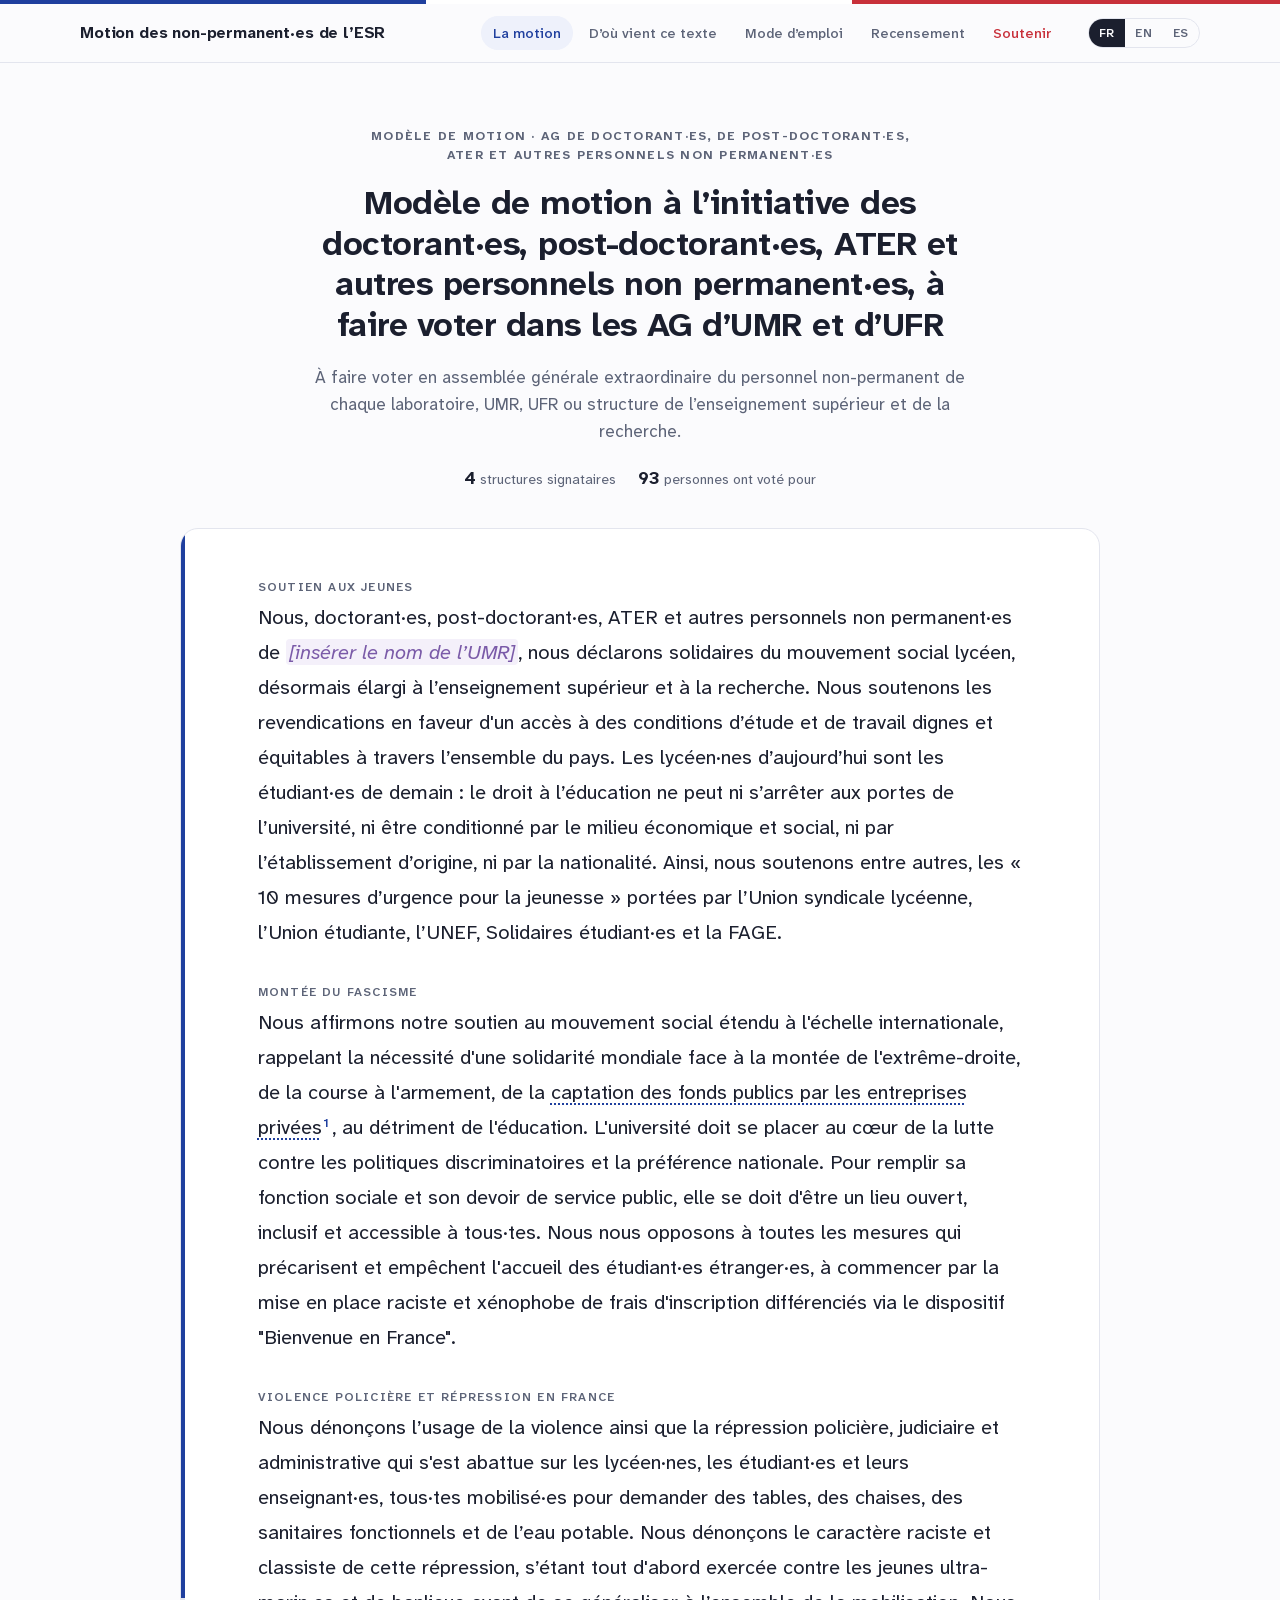
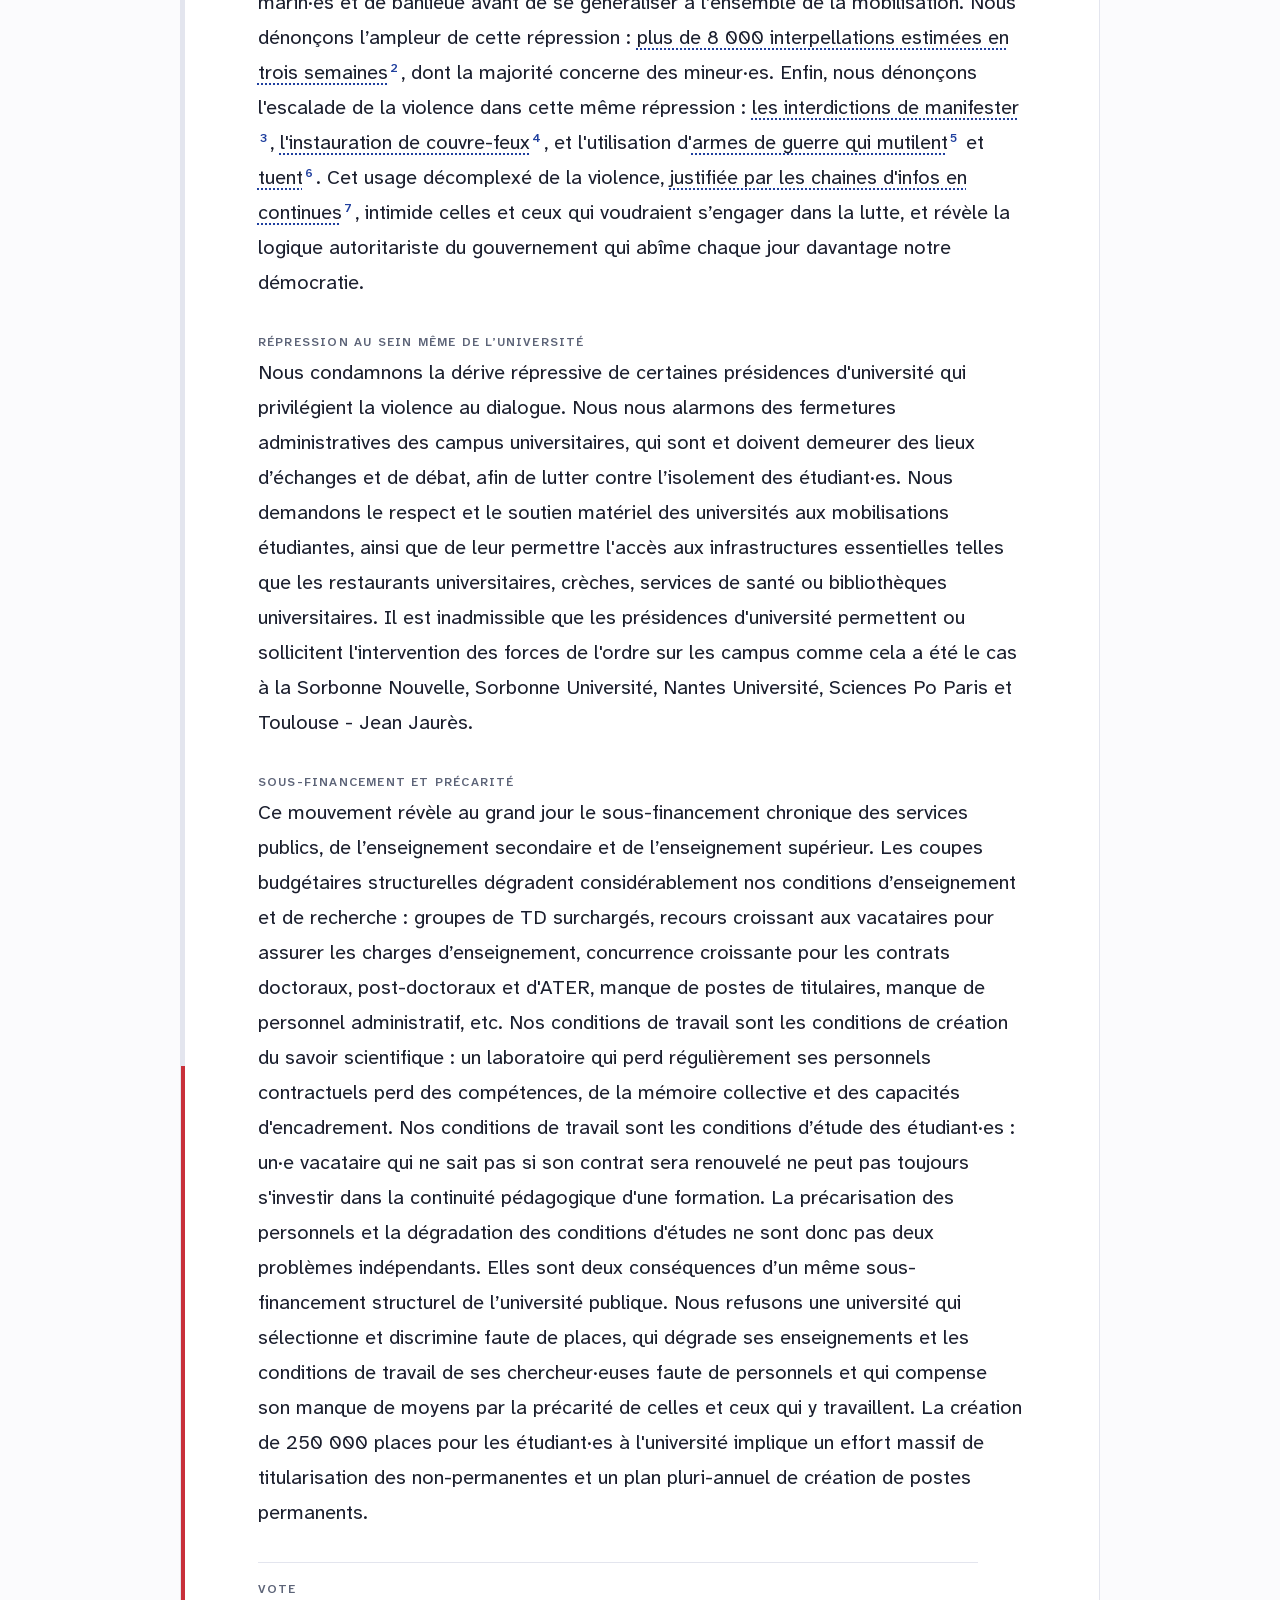
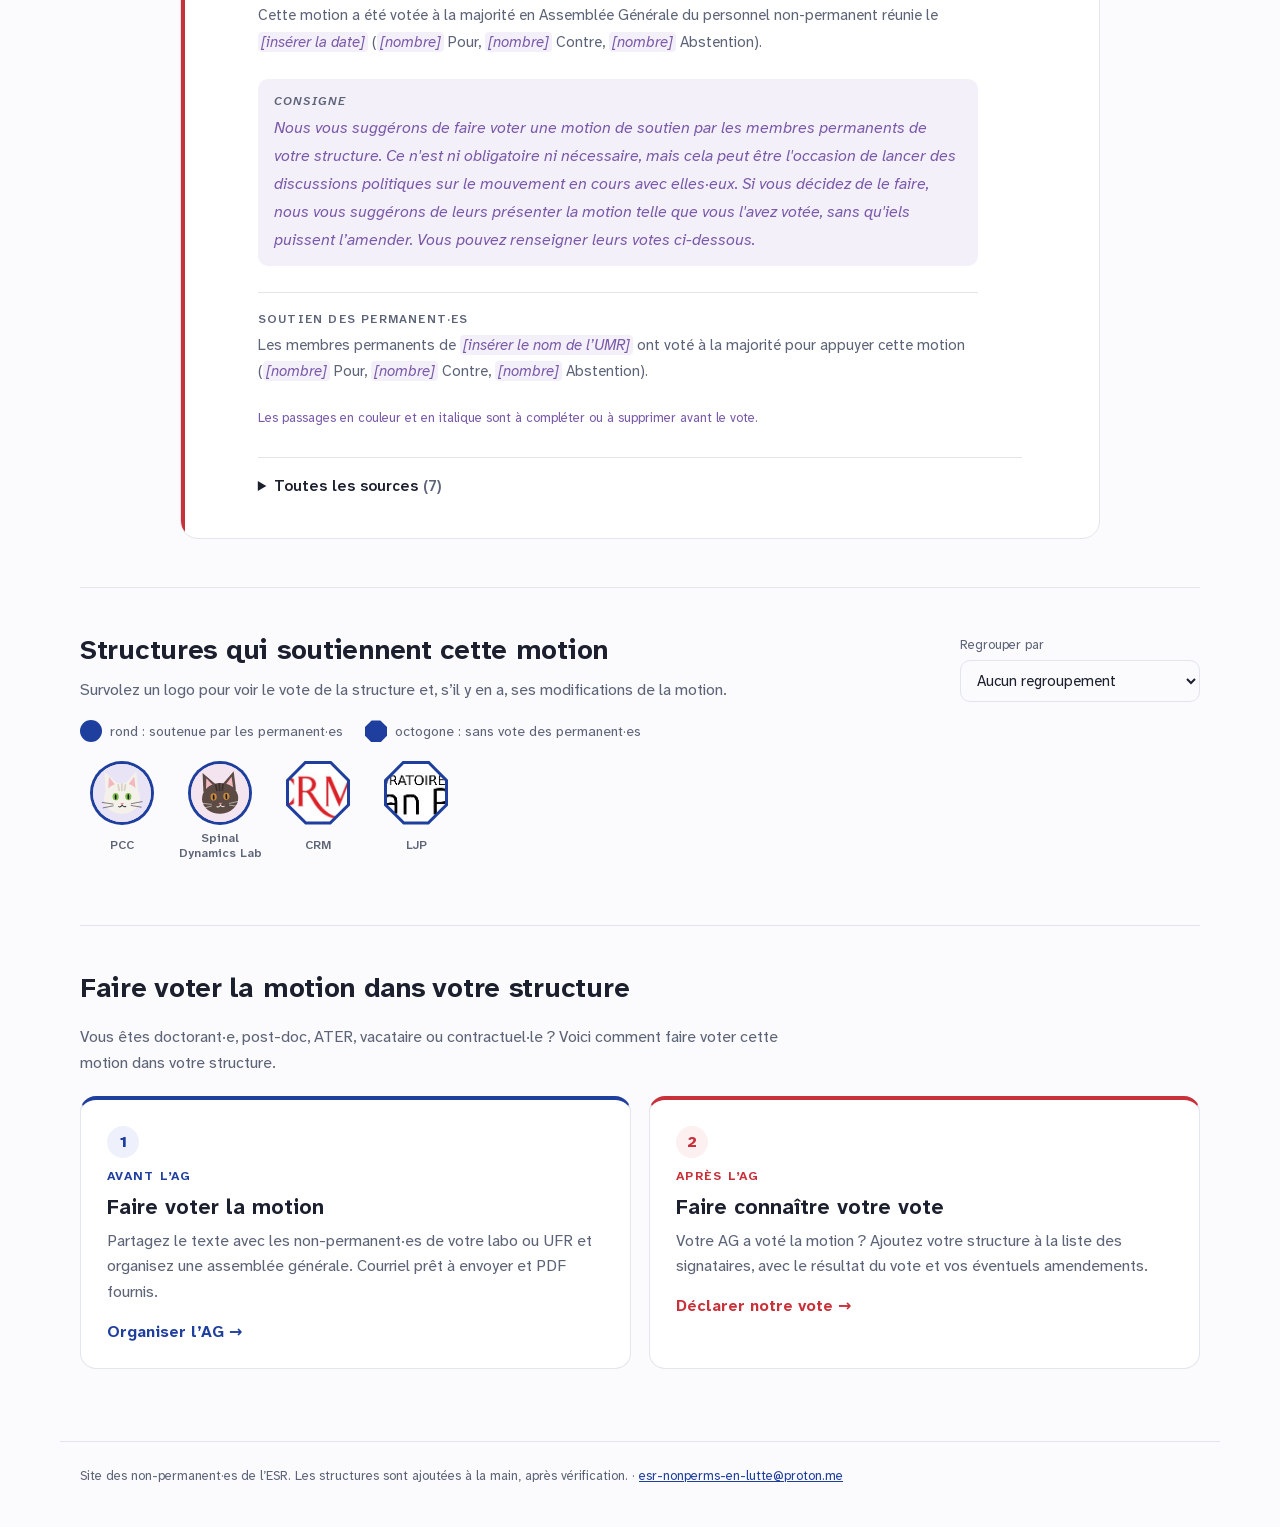
<file: index.html>
<!doctype html>
<html lang="fr">
<head>
<meta charset="utf-8">
<meta name="viewport" content="width=device-width, initial-scale=1, viewport-fit=cover">
<title>Motion des non-permanent·es</title>
<meta name="description" content="Modèle de motion à l’initiative des doctorant·es, post-doctorant·es, ATER et autres personnels non permanent·es, à faire voter dans les AG d’UMR et d’UFR.">
<meta http-equiv="Content-Security-Policy" content="default-src 'self'; script-src 'self'; style-src 'self' 'unsafe-inline'; img-src 'self' data: blob:; font-src 'self'; connect-src 'self' https://api.github.com https://raw.githubusercontent.com; object-src 'none'; base-uri 'self'; form-action 'self'; frame-src 'none'; worker-src 'none'">
<meta name="referrer" content="no-referrer">
<link rel="icon" href="assets/favicon.svg" type="image/svg+xml">
<link rel="preload" href="assets/fonts/atkinson-latin.woff2" as="font" type="font/woff2" crossorigin>
<link rel="stylesheet" href="assets/style.css?v=41">
</head>
<body>
<div class="tricolore" aria-hidden="true"></div>
<header class="topbar">
  <div class="wrap topbar-in">
    <a class="brand" href="#motion" data-i18n="brand">Motion des non-permanent·es de l’ESR</a>
    <nav class="tabs" aria-label="Sections">
      <a href="#motion" data-tab="motion" data-i18n="tab.motion">La motion</a>
      <a href="#origine" data-tab="origine" data-i18n="tab.origin">D’où vient ce texte</a>
      <a href="#mode-emploi" data-tab="mode-emploi" data-i18n="tab.howto">Mode d’emploi</a>
      <a href="#recensement" data-tab="recensement" data-i18n="tab.census">Recensement</a>
      <a href="#soutenir" data-tab="soutenir" class="tab-cta" data-i18n="tab.support">Soutenir</a>
    </nav>
    <div class="langs" role="group" aria-label="Langue">
      <button type="button" data-lang="fr">FR</button><button type="button" data-lang="en">EN</button><button type="button" data-lang="es">ES</button>
    </div>
  </div>
</header>

<main class="wrap">

  <!-- ===================== LA MOTION ===================== -->
  <section class="view" id="view-motion" data-view="motion">
    <div class="hero">
      <div class="eyebrow" data-i18n="hero.eyebrow">Modèle de motion · AG de doctorant·es, de post-doctorant·es, ATER et autres personnels non permanent·es</div>
      <h1 id="motionTitle">Modèle de motion à l’initiative des doctorant·es, post-doctorant·es, ATER et autres personnels non permanent·es</h1>
      <p class="lede" data-i18n="hero.lede"></p>
      <div class="hero-stats">
        <span class="stat" data-stat><b id="statLabs">0</b> <span data-i18n="stat.structures"></span></span>
        <span class="stat" data-stat><b id="statVoters">0</b> <span data-i18n="stat.voters"></span></span>
      </div>
    </div>

    <article class="paper" id="paper">
      <div class="viewing" id="viewing" hidden></div>
      <div id="motionBody" class="motion-text"></div>
      <p class="ph-note" data-i18n="motion.placeholderNote"></p>
      <details class="sources">
        <summary><span data-i18n="motion.allSources">Toutes les sources</span> <span class="muted" id="sourceCount"></span></summary>
        <ol id="sourceList"></ol>
      </details>
    </article>

    <section class="labs" aria-labelledby="labsTitle">
      <div class="labs-head">
        <div>
          <h2 id="labsTitle" data-i18n="labs.title">Structures qui soutiennent cette motion</h2>
          <p class="muted" data-i18n="labs.hint"></p>
        </div>
        <label class="group-by" for="groupBy"><span data-i18n="labs.groupBy">Regrouper par</span>
          <select id="groupBy">
            <option value="none" data-i18n="labs.group.none"></option>
            <option value="institution" data-i18n="labs.group.institution"></option>
            <option value="topic" data-i18n="labs.group.topic"></option>
            <option value="country" data-i18n="labs.group.country"></option>
            <option value="city" data-i18n="labs.group.city"></option>
            <option value="department" data-i18n="labs.group.department"></option>
          </select>
        </label>
      </div>
      <div class="legend">
        <span><i class="shape round"></i><span data-i18n="labs.legend.perm"></span></span>
        <span><i class="shape octo"></i><span data-i18n="labs.legend.noperm"></span></span>
      </div>
      <div id="labWall" class="lab-wall" aria-live="polite"></div>
    </section>

    <section class="next-steps" aria-labelledby="nextTitle">
      <h2 id="nextTitle" data-i18n="next.title">Faire voter la motion dans votre structure</h2>
      <p class="muted" data-i18n="next.lede">Vous êtes doctorant·e, post-doc, ATER, vacataire ou contractuel·le ? Voici comment faire voter cette motion dans votre structure.</p>
      <div class="cards">
        <a class="card" href="#mode-emploi">
          <span class="card-num">1</span>
          <span class="card-when" data-i18n="next.before">Avant l’AG</span>
          <span class="card-title" data-i18n="next.beforeTitle">Faire voter la motion</span>
          <span class="card-text" data-i18n="next.beforeText">Partagez le texte avec les non-permanent·es de votre labo ou UFR et organisez une assemblée générale. Courriel prêt à envoyer et PDF fournis.</span>
          <span class="card-go" data-i18n="next.beforeGo">Organiser l’AG →</span>
        </a>
        <a class="card red" href="#soutenir">
          <span class="card-num">2</span>
          <span class="card-when" data-i18n="next.after">Après l’AG</span>
          <span class="card-title" data-i18n="next.afterTitle">Faire connaître votre vote</span>
          <span class="card-text" data-i18n="next.afterText">Votre AG a voté la motion ? Ajoutez votre structure à la liste des signataires, avec le résultat du vote et vos éventuels amendements.</span>
          <span class="card-go" data-i18n="next.afterGo">Déclarer notre vote →</span>
        </a>
      </div>
    </section>
  </section>

  <!-- ===================== ORIGINE ===================== -->
  <!-- ===================== RECENSEMENT ===================== -->
  <section class="view" id="view-recensement" data-view="recensement" hidden>
    <div class="hero">
      <h1 data-i18n="census.title">Recensement de toutes les motions</h1>
      <p class="lede muted" data-i18n="census.lede"></p>
    </div>
    <section class="labs" aria-labelledby="censusLabsTitle">
      <div class="labs-head">
        <div>
          <h2 id="censusLabsTitle" data-i18n="census.labsTitle"></h2>
          <p class="muted" data-i18n="census.hint"></p>
        </div>
        <label class="group-by" for="groupBy2"><span data-i18n="labs.groupBy">Regrouper par</span>
          <select id="groupBy2">
            <option value="none" data-i18n="labs.group.none"></option>
            <option value="institution" data-i18n="labs.group.institution"></option>
            <option value="topic" data-i18n="labs.group.topic"></option>
            <option value="country" data-i18n="labs.group.country"></option>
            <option value="city" data-i18n="labs.group.city"></option>
            <option value="department" data-i18n="labs.group.department"></option>
          </select>
        </label>
      </div>
      <div class="legend">
        <span><i class="shape round"></i><span data-i18n="labs.legend.perm"></span></span>
        <span><i class="shape octo"></i><span data-i18n="labs.legend.noperm"></span></span>
      </div>
      <div id="censusWall" class="lab-wall" aria-live="polite"></div>
    </section>
    <article class="paper census-frame" id="censusFrame" aria-live="polite"></article>
  </section>

  <section class="view prose-view" id="view-origine" data-view="origine" hidden>
    <div class="title-row"><div class="eyebrow">Sorbonne Université · Paris-Saclay</div></div>
    <h1 data-i18n="origin.title">D’où vient ce texte</h1>
    <div id="originText" class="prose"></div>
  </section>

  <!-- ===================== MODE D'EMPLOI ===================== -->
  <section class="view prose-view" id="view-mode-emploi" data-view="mode-emploi" hidden>
    <div class="title-row"><h1 data-i18n="howto.title">Mode d’emploi</h1></div>
    <h2 class="small-h" data-i18n="howto.short">En bref</h2>
    <ol class="steps">
      <li class="step">
        <h3 data-i18n="step1.title"></h3>
        <p data-i18n="step1.body"></p>
        <div class="mail-fields">
          <label for="mName"><span data-i18n="step1.name"></span><input id="mName" autocomplete="given-name" placeholder="Leïla"></label>
          <label for="mTeam"><span data-i18n="step1.team"></span><input id="mTeam" placeholder="l’équipe"></label>
          <label for="mDeadline"><span data-i18n="step1.deadline"></span><input id="mDeadline" type="date"></label>
        </div>
        <div class="mail-preview">
          <div class="mail-subject" id="mailSubject"></div>
          <pre id="mailBody"></pre>
        </div>
        <fieldset class="files">
          <legend class="small-h" data-i18n="step1.files"></legend>
          <label class="file" for="attPdf"><input type="checkbox" id="attPdf" data-att="pdf" checked><b>PDF</b><span>motion-fr.pdf</span></label>
          <label class="file" for="attDocx"><input type="checkbox" id="attDocx" data-att="docx" checked><b>Word</b><span>motion-fr.docx</span></label>
          <label class="file" for="attTxt"><input type="checkbox" id="attTxt" data-att="txt" checked><b>Texte</b><span>motion-fr.txt</span></label>
        </fieldset>
        <div class="row">
          <button class="btn" type="button" id="mailShare" data-i18n="step1.share" hidden></button>
          <a class="btn" id="mailMake" href="mailto:" data-i18n="step1.make"></a>
          <button class="btn ghost" type="button" id="mailCopy" data-i18n="step1.copy"></button>
          <span class="toast" id="mailToast" role="status"></span>
        </div>
        <div class="row attach-note">
          <span class="muted small" data-i18n="step1.attach"></span>
          <button class="linkish" type="button" id="mailFiles" data-i18n="step1.download"></button>
        </div>
      </li>
      <li class="step">
        <h3 data-i18n="step2.title"></h3>
        <p data-i18n="step2.body"></p>
      </li>
      <li class="step">
        <h3 data-i18n="step3.title"></h3>
        <p data-i18n="step3.body"></p>
        <div class="row"><a class="btn" href="#soutenir" data-i18n="step3.go"></a></div>
      </li>
    </ol>
  </section>

  <!-- ===================== SOUTENIR ===================== -->
  <section class="view" id="view-soutenir" data-view="soutenir" hidden>
    <div class="form-head">
      <h1 data-i18n="support.title">Soutenir publiquement la motion</h1>
      <p class="lede" data-i18n="support.lede"></p>
    </div>

    <form id="labForm" novalidate>
      <fieldset class="block">
        <legend><span class="num">1</span><span data-i18n="s.edit">La motion votée</span></legend>
        <p class="muted" data-i18n="s.edit.body"></p>
        <div class="seg" role="radiogroup" aria-label="Mode">
          <button type="button" class="seg-btn" data-mode="same" data-i18n="s.edit.voted"></button>
          <button type="button" class="seg-btn" data-mode="edit" data-i18n="s.edit.edit"></button>
          <button type="button" class="seg-btn" data-mode="paste" data-i18n="s.edit.paste"></button>
        </div>
        <div id="pastePanel" class="paste" hidden>
          <h3 data-i18n="paste.title"></h3>
          <p class="muted small" data-i18n="paste.body"></p>
          <textarea id="pasteBox" rows="10" maxlength="60000"></textarea>
          <p class="err" id="pasteErr" role="alert"></p>
          <div class="row">
            <button type="button" class="btn" id="pasteCompare" data-i18n="paste.compare"></button>
            <button type="button" class="btn ghost" id="pasteCancel" data-i18n="paste.cancel"></button>
          </div>
          <div id="pasteResult" hidden></div>
        </div>
        <div class="editor-meta"><span id="editCount"></span></div>
        <div id="editor" class="editor motion-text"></div>
      </fieldset>

      <fieldset class="block">
        <legend><span class="num">2</span><span data-i18n="s.structure">Votre structure</span></legend>
        <div class="grid2">
          <label for="fName"><span><span data-i18n="f.name"></span> <em class="req" data-i18n="f.required"></em></span><input id="fName" maxlength="160" required></label>
          <label for="fAcronym"><span data-i18n="f.acronym"></span><input id="fAcronym" maxlength="30"></label>
          <label for="fInstitution"><span><span data-i18n="f.institution"></span> <em class="req" data-i18n="f.required"></em></span><input id="fInstitution" maxlength="160" required></label>
          <label for="fDepartment"><span data-i18n="f.department"></span><input id="fDepartment" maxlength="160"></label>
          <label for="fCity"><span><span data-i18n="f.city"></span> <em class="req" data-i18n="f.required"></em></span><input id="fCity" maxlength="80" required></label>
          <label for="fCountry"><span><span data-i18n="f.country"></span> <em class="req" data-i18n="f.required"></em></span><input id="fCountry" maxlength="80" value="France" required></label>
          <label for="fTopic"><span><span data-i18n="f.topic"></span> <em class="req" data-i18n="f.required"></em></span><select id="fTopic" required></select></label>
          <label for="fTopicOther" id="topicOtherWrap" hidden><span><span data-i18n="f.topicOther"></span> <em class="req" data-i18n="f.required"></em></span><input id="fTopicOther" maxlength="80"></label>
          <div class="logo-field">
            <span class="lbl" data-i18n="f.logo"></span>
            <div class="logo-row">
              <span class="logo-prev" id="logoPrev"></span>
              <div>
                <label class="btn ghost file-btn" for="fLogo"><span data-i18n="f.logo.button"></span><input id="fLogo" type="file" accept="image/jpeg,image/png"></label>
                <button type="button" class="linkish" id="logoRemove" hidden data-i18n="f.logo.remove"></button>
                <p class="muted small" data-i18n="f.logo.hint"></p>
                <p class="err" id="logoErr" role="alert"></p>
              </div>
            </div>
          </div>
        </div>
      </fieldset>

      <fieldset class="block">
        <legend><span class="num">3</span><span data-i18n="s.vote">Le vote de l’assemblée générale</span></legend>
        <div class="ag-type" role="radiogroup" aria-labelledby="agTypeQ">
          <p class="small-h" id="agTypeQ" data-i18n="f.agType"></p>
          <label class="check" for="fAgNonPerm"><input id="fAgNonPerm" type="radio" name="agType" value="nonperm" checked><span data-i18n="f.agType.nonperm"></span></label>
          <label class="check" for="fAgJoint"><input id="fAgJoint" type="radio" name="agType" value="joint"><span data-i18n="f.agType.joint"></span></label>
        </div>
        <div class="grid4">
          <label for="fDate"><span><span data-i18n="f.date"></span> <em class="req" data-i18n="f.required"></em></span><input id="fDate" type="date" required></label>
          <label for="fPour"><span data-i18n="f.for"></span><input id="fPour" type="number" min="0" inputmode="numeric"></label>
          <label for="fContre"><span data-i18n="f.against"></span><input id="fContre" type="number" min="0" inputmode="numeric"></label>
          <label for="fAbst"><span data-i18n="f.abst"></span><input id="fAbst" type="number" min="0" inputmode="numeric"></label>
        </div>
        <div class="votebar" id="voteBar"><i class="v-pour"></i><i class="v-abs"></i><i class="v-contre"></i></div>
        <div class="vote-legend" id="voteLegend"></div>
      </fieldset>

      <fieldset class="block">
        <legend><span class="num">4</span><span data-i18n="s.perm">Le soutien des permanent·es</span></legend>
        <p class="muted" id="permJointNote" style="margin:0" data-i18n="s.perm.joint" hidden></p>
        <div id="permSeparate">
        <label class="check" for="fPerm"><input id="fPerm" type="checkbox"><span data-i18n="f.perm"></span></label>
        <p class="muted small" data-i18n="s.perm.later"></p>
        <div id="permFields" hidden>
          <div class="grid4">
            <label for="fPermPour"><span data-i18n="f.for"></span><input id="fPermPour" type="number" min="0" inputmode="numeric"></label>
            <label for="fPermContre"><span data-i18n="f.against"></span><input id="fPermContre" type="number" min="0" inputmode="numeric"></label>
            <label for="fPermAbst"><span data-i18n="f.abst"></span><input id="fPermAbst" type="number" min="0" inputmode="numeric"></label>
          </div>
          <div class="votebar" id="permBar"><i class="v-pour"></i><i class="v-abs"></i><i class="v-contre"></i></div>
          <div class="vote-legend" id="permLegend"></div>
        </div>
        </div>
      </fieldset>


      <div class="row"><button class="btn big" type="submit" data-i18n="submit.review">Vérifier avant l’envoi</button></div>
    </form>

    <div id="review" class="review" hidden tabindex="-1"></div>
    <div id="sent" class="sent" hidden tabindex="-1"></div>
  </section>
  <!-- ===================== AJOUT DU VOTE DES PERMANENT·ES ===================== -->
  <section class="view" id="view-permanents" data-view="permanents" hidden>
    <div class="form-head">
      <h1 id="permTitle"></h1>
      <p class="lede" data-i18n="add.lede"></p>
    </div>
    <div id="permBox" class="perm-box"></div>
    <div id="permSent" class="sent" hidden tabindex="-1"></div>
  </section>
</main>

<footer class="wrap foot"><span class="lang-note" hidden data-i18n="langNote"></span> <span data-i18n="footer"></span> · <a href="mailto:" id="footMail"></a></footer>

<div class="tip" id="tip" hidden></div>

<script src="assets/config.js?v=41"></script>
<script src="assets/i18n.js?v=41"></script>
<script src="assets/core.js?v=41"></script>
<script src="assets/app.js?v=41"></script>
</body>
</html>
</file>
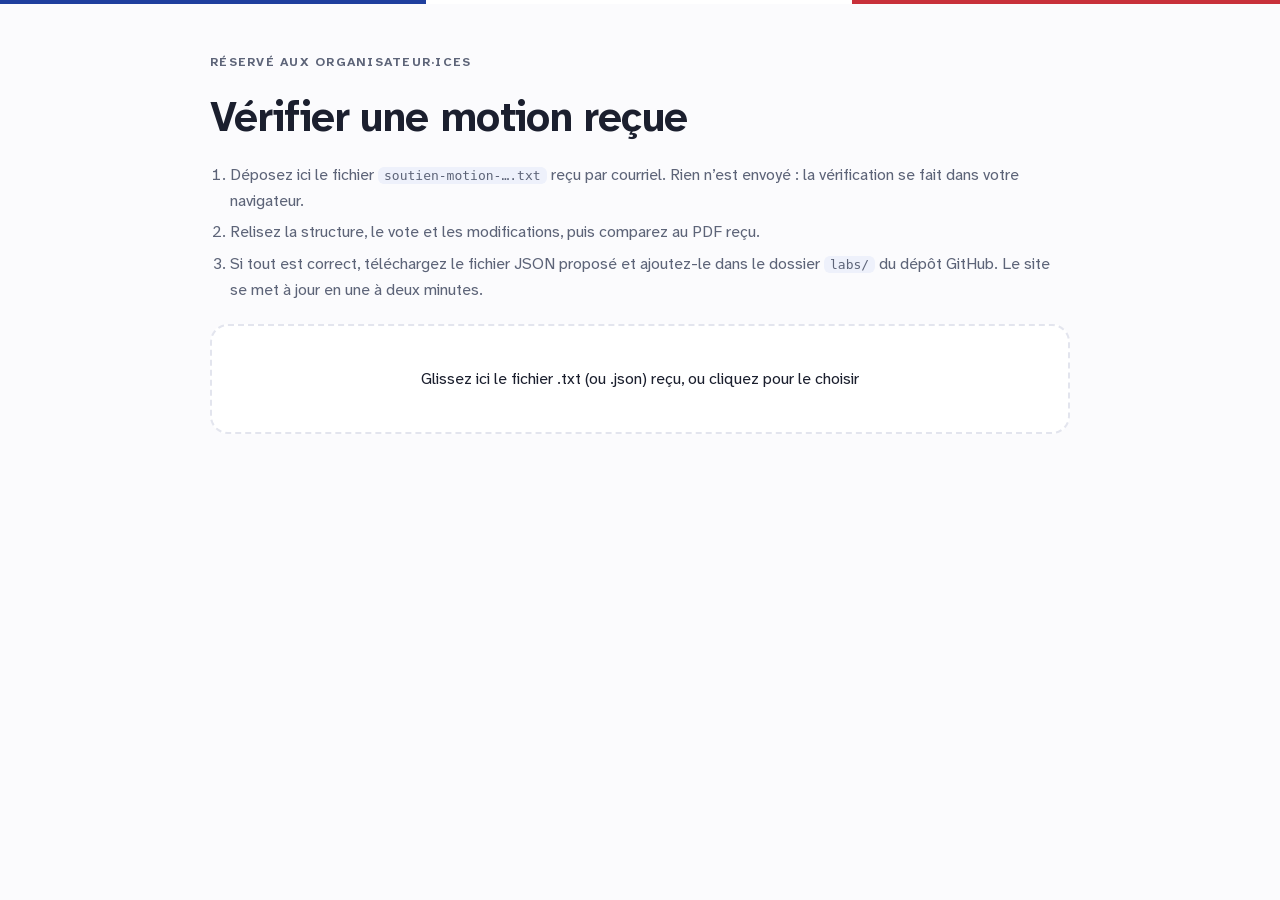
<file: admin.html>
<!doctype html>
<html lang="fr">
<head>
<meta charset="utf-8">
<meta name="viewport" content="width=device-width, initial-scale=1">
<meta name="robots" content="noindex">
<title>Vérifier une motion</title>
<meta http-equiv="Content-Security-Policy" content="default-src 'self'; script-src 'self'; style-src 'self' 'unsafe-inline'; img-src 'self' data: blob:; font-src 'self'; connect-src 'self' https://api.github.com https://raw.githubusercontent.com; object-src 'none'; base-uri 'self'; form-action 'self'; frame-src 'none'; worker-src 'none'">
<meta name="referrer" content="no-referrer">
<link rel="icon" href="assets/favicon.svg" type="image/svg+xml">
<link rel="stylesheet" href="assets/style.css?v=41">
<style>
  .drop { border: 2px dashed var(--line); border-radius: 18px; padding: 40px 20px; text-align: center; background: var(--surface); cursor: pointer; }
  .drop.over { border-color: var(--bleu); background: var(--bleu-soft); }
  .ok { color: var(--ok); font-weight: 600; }
  .steps-admin { margin: 0; padding-left: 20px; display: grid; gap: 6px; color: var(--muted); }
  code { font-size: 13px; background: var(--bleu-soft); padding: 1px 6px; border-radius: 6px; }
</style>
</head>
<body>
<div class="tricolore" aria-hidden="true"></div>
<main class="wrap" style="padding-block:48px 64px;display:grid;gap:22px;max-width:900px">
  <div class="eyebrow">Réservé aux organisateur·ices</div>
  <h1>Vérifier une motion reçue</h1>
  <ol class="steps-admin">
    <li>Déposez ici le fichier <code>soutien-motion-….txt</code> reçu par courriel. Rien n’est envoyé : la vérification se fait dans votre navigateur.</li>
    <li>Relisez la structure, le vote et les modifications, puis comparez au PDF reçu.</li>
    <li>Si tout est correct, téléchargez le fichier JSON proposé et ajoutez-le dans le dossier <code>labs/</code> du dépôt GitHub. Le site se met à jour en une à deux minutes.</li>
  </ol>
  <label class="drop" id="drop" for="file">Glissez ici le fichier .txt (ou .json) reçu, ou cliquez pour le choisir<input type="file" id="file" accept="application/json,.json,text/plain,.txt" hidden></label>
  <div id="out"></div>
</main>
<script src="assets/core.js?v=41"></script>
<script src="assets/admin.js?v=41"></script>
</body>
</html>
</file>
<file: assets/style.css>
/* Mise en page : une colonne de lecture aérée, la motion posée comme une feuille,
   les structures signataires dans une colonne collante ; le tricolore reste un fil discret. */
/* Police hébergée avec le site (aucune requête vers Google) — licence SIL OFL, voir assets/fonts/.
   Atkinson Hyperlegible Next : dessinée par le Braille Institute pour être lisible par toutes et tous,
   y compris les personnes malvoyantes. */
@font-face { font-family: "Atkinson Hyperlegible Next"; font-style: normal; font-weight: 200 800; font-display: swap; src: url("fonts/atkinson-latin.woff2") format("woff2"); unicode-range: U+0000-00FF, U+0131, U+0152-0153, U+02BB-02BC, U+02C6, U+02DA, U+02DC, U+0304, U+0308, U+0329, U+2000-206F, U+20AC, U+2122, U+2191, U+2193, U+2212, U+2215, U+FEFF, U+FFFD; }
@font-face { font-family: "Atkinson Hyperlegible Next"; font-style: normal; font-weight: 200 800; font-display: swap; src: url("fonts/atkinson-latin-ext.woff2") format("woff2"); unicode-range: U+0100-02BA, U+02BD-02C5, U+02C7-02CC, U+02CE-02D7, U+02DD-02FF, U+0304, U+0308, U+0329, U+1D00-1DBF, U+1E00-1E9F, U+1EF2-1EFF, U+2020, U+20A0-20AB, U+20AD-20C0, U+2113, U+2C60-2C7F, U+A720-A7FF; }
@font-face { font-family: "Atkinson Hyperlegible Next"; font-style: italic; font-weight: 200 800; font-display: swap; src: url("fonts/atkinson-italic-latin.woff2") format("woff2"); unicode-range: U+0000-00FF, U+0131, U+0152-0153, U+02BB-02BC, U+02C6, U+02DA, U+02DC, U+0304, U+0308, U+0329, U+2000-206F, U+20AC, U+2122, U+2191, U+2193, U+2212, U+2215, U+FEFF, U+FFFD; }
@font-face { font-family: "Atkinson Hyperlegible Next"; font-style: italic; font-weight: 200 800; font-display: swap; src: url("fonts/atkinson-italic-latin-ext.woff2") format("woff2"); unicode-range: U+0100-02BA, U+02BD-02C5, U+02C7-02CC, U+02CE-02D7, U+02DD-02FF, U+0304, U+0308, U+0329, U+1D00-1DBF, U+1E00-1E9F, U+1EF2-1EFF, U+2020, U+20A0-20AB, U+20AD-20C0, U+2113, U+2C60-2C7F, U+A720-A7FF; }
:root {
  --bg: #fbfbfd;
  --surface: #ffffff;
  --fg: #1b1f2e;
  --muted: #5d6478;
  --line: #e3e5ee;
  --bleu: #1f3f9e;
  --bleu-soft: #eef1fb;
  --rouge: #c8303a;
  --rouge-soft: #fcf0f1;
  --italic: #7a5aa8;
  --italic-soft: #f4f0fa;
  --ok: #2f7a4b;
  --tip-bg: #1b1f2e;
  --tip-fg: #f5f6fa;
  --font-display: "Atkinson Hyperlegible Next", system-ui, -apple-system, "Segoe UI", sans-serif;
  --font-text: "Atkinson Hyperlegible Next", system-ui, -apple-system, "Segoe UI", sans-serif;
  --font-ui: "Atkinson Hyperlegible Next", system-ui, -apple-system, BlinkMacSystemFont, "Segoe UI", Roboto, sans-serif;
  color-scheme: light;
}
@media (prefers-color-scheme: dark) {
  :root:not([data-theme="light"]) {
    --bg: #12141c; --surface: #1a1d28; --fg: #eceef5; --muted: #9aa1b5; --line: #2b2f3e;
    --bleu: #8fa8ff; --bleu-soft: #1c2440; --rouge: #ff7b83; --rouge-soft: #35191d;
    --italic: #c3a8f0; --italic-soft: #262037; --ok: #7fd3a0; --tip-bg: #eceef5; --tip-fg: #12141c;
    color-scheme: dark;
  }
}
:root[data-theme="dark"] {
  --bg: #12141c; --surface: #1a1d28; --fg: #eceef5; --muted: #9aa1b5; --line: #2b2f3e;
  --bleu: #8fa8ff; --bleu-soft: #1c2440; --rouge: #ff7b83; --rouge-soft: #35191d;
  --italic: #c3a8f0; --italic-soft: #262037; --ok: #7fd3a0; --tip-bg: #eceef5; --tip-fg: #12141c;
  color-scheme: dark;
}
* { box-sizing: border-box; }
html { scroll-padding-top: 80px; }
body { margin: 0; background: var(--bg); color: var(--fg); font-family: var(--font-ui); font-size: 16px; line-height: 1.6; }
[hidden] { display: none !important; }
a { color: var(--bleu); }
img { max-width: 100%; }

.tricolore { height: 4px; background: linear-gradient(90deg, var(--bleu) 0 33.3%, var(--surface) 33.3% 66.6%, var(--rouge) 66.6%); }
.wrap { max-width: 1160px; margin: 0 auto; padding-left: max(20px, env(safe-area-inset-left, 0px)); padding-right: max(20px, env(safe-area-inset-right, 0px)); }

/* ---------- barre du haut ---------- */
.topbar { position: sticky; top: 0; z-index: 20; background: color-mix(in srgb, var(--bg) 88%, transparent); backdrop-filter: blur(8px); border-bottom: 1px solid var(--line); }
.topbar-in { display: flex; align-items: center; gap: 12px 24px; flex-wrap: nowrap; padding-block: 12px; }
.brand { font-family: var(--font-display); font-weight: 700; letter-spacing: -0.01em; color: var(--fg); text-decoration: none; font-size: 16px; margin-right: auto; flex: 1 1 auto; min-width: 0; white-space: nowrap; overflow: hidden; text-overflow: ellipsis; }
.tabs { display: flex; flex-wrap: nowrap; gap: 4px; flex: none; }
.tabs a { white-space: nowrap; }
.langs { flex: none; }
.tabs a { text-decoration: none; color: var(--muted); font-size: 14px; font-weight: 500; padding: 6px 12px; border-radius: 999px; }
.tabs a:hover { color: var(--fg); background: var(--bleu-soft); }
.tabs a[aria-current="page"] { color: var(--bleu); background: var(--bleu-soft); }
.tabs a.tab-cta { color: var(--rouge); }
.tabs a.tab-cta[aria-current="page"] { background: var(--rouge-soft); }
.langs { display: inline-flex; border: 1px solid var(--line); border-radius: 999px; overflow: hidden; }
.langs button { border: 0; background: transparent; color: var(--muted); font: 600 12px var(--font-ui); letter-spacing: .06em; padding: 6px 10px; cursor: pointer; }
.langs button[aria-pressed="true"] { background: var(--fg); color: var(--bg); }
@media (max-width: 900px) { .topbar-in { flex-wrap: wrap; } .brand { flex-basis: 100%; } .tabs { flex: 1 1 0; min-width: 0; flex-wrap: wrap; } }
@media (max-width: 720px) { .topbar { position: static; } }

.lang-note { margin: 0 8px 0 0; display: inline-block; padding: 3px 10px; border-radius: 999px; background: var(--italic-soft); color: var(--italic); font-size: 13px; font-weight: 600; }

/* ---------- typographie ---------- */
.eyebrow, .small-h { font-size: 12.5px; letter-spacing: .1em; text-transform: uppercase; color: var(--muted); font-weight: 700; font-family: var(--font-display); margin: 0; }
h1 { font-family: var(--font-display); font-weight: 700; letter-spacing: -0.015em; font-size: clamp(28px, 3.8vw, 42px); line-height: 1.1; margin: 0; text-wrap: balance; max-width: 26ch; }
h3 { font-family: var(--font-display); font-weight: 700; letter-spacing: -0.01em; font-size: 19px; line-height: 1.25; margin: 0; }
.lede { max-width: 62ch; color: var(--muted); margin: 0; font-size: 17px; }
.muted { color: var(--muted); }
.small { font-size: 14px; }

.btn { display: inline-flex; align-items: center; gap: 8px; border: 1px solid var(--bleu); background: var(--bleu); color: var(--bg); padding: 10px 18px; border-radius: 999px; font: 600 15px var(--font-ui); text-decoration: none; cursor: pointer; }
.btn:hover { filter: brightness(1.08); }
.btn.ghost { background: transparent; color: var(--bleu); }
.btn.red { background: var(--rouge); border-color: var(--rouge); }
.btn.big { padding: 13px 24px; font-size: 16px; }
.btn[disabled] { opacity: .5; cursor: not-allowed; }
.linkish { background: none; border: 0; padding: 0; color: var(--bleu); font: 500 14px var(--font-ui); cursor: pointer; text-decoration: underline; text-underline-offset: 3px; }
.linkish.red { color: var(--rouge); }
:focus-visible { outline: 2px solid var(--rouge); outline-offset: 2px; }
.row { display: flex; flex-wrap: wrap; gap: 10px; align-items: center; }
.toast { font-size: 13px; color: var(--ok); }
.err { color: var(--rouge); font-size: 14px; margin: 0; min-height: 0; }
.err:empty { display: none; }

/* ---------- héros ---------- */
.hero { padding-block: 64px 36px; display: grid; gap: 18px; max-width: 920px; margin-inline: auto; justify-items: center; text-align: center; }
.hero h1 { max-width: 30ch; font-size: clamp(24px, 3vw, 34px); line-height: 1.2; font-weight: 700; }
.hero-actions { display: flex; flex-wrap: wrap; gap: 12px 18px; align-items: center; }
.stat { font-size: 14px; color: var(--muted); }
.stat b { color: var(--fg); font-variant-numeric: tabular-nums; font-size: 18px; font-family: var(--font-display); font-weight: 700; letter-spacing: -0.01em; }

/* ---------- motion + structures ---------- */
.paper { max-width: 920px; margin: 0 auto 48px; position: relative; background: var(--surface); border: 1px solid var(--line); border-radius: 18px; padding: 48px clamp(20px, 6vw, 80px) 40px; overflow: hidden; }
.paper::before { content: ""; position: absolute; left: 0; top: 0; bottom: 0; width: 4px; background: linear-gradient(180deg, var(--bleu) 0 33.3%, var(--line) 33.3% 66.6%, var(--rouge) 66.6%); }
.motion-text { font-family: var(--font-text); font-size: clamp(17px, 1.6vw, 20px); line-height: 1.75; }
.para { position: relative; margin: 0 0 1.6em; max-width: 72ch; text-align: left; scroll-margin-top: 90px; }
.para-label { display: block; font-family: var(--font-display); font-size: 12px; letter-spacing: .1em; text-transform: uppercase; color: var(--muted); font-weight: 600; margin-bottom: 2px; }
.para.vote, .para.permvote { font-family: var(--font-ui); font-size: 15px; color: var(--muted); border-top: 1px solid var(--line); padding-top: 16px; }
.para.instruction { font-style: italic; color: var(--italic); background: var(--italic-soft); padding: 12px 16px; border-radius: 10px; font-size: 16px; }
.para.deleted .para-body { text-decoration: line-through; text-decoration-color: var(--rouge); color: var(--rouge); opacity: .8; }
.para.added .para-body { color: var(--bleu); text-decoration: underline; text-decoration-color: color-mix(in srgb, var(--bleu) 50%, transparent); text-underline-offset: 3px; }
.ph { font-style: italic; color: var(--italic); background: var(--italic-soft); border-radius: 4px; padding: 0 3px; }
.ph.filled { font-style: normal; color: inherit; background: none; padding: 0; font-weight: 600; }
del.rev { color: var(--rouge); text-decoration: line-through; text-decoration-thickness: 1.5px; background: var(--rouge-soft); }
ins.rev { color: var(--bleu); text-decoration: underline; text-decoration-thickness: 1.5px; text-underline-offset: 3px; background: var(--bleu-soft); }
.fn { font: 600 11px var(--font-ui); vertical-align: super; line-height: 0; border: 0; background: var(--bleu-soft); color: var(--bleu); border-radius: 999px; padding: 2px 5px; margin: 0 1px 0 0; cursor: pointer; }
.fn:hover, .fn.on { background: var(--bleu); color: var(--bg); }
.ph-note { font-size: 13px; color: var(--italic); margin: 8px 0 0; }
.sources { border-top: 1px solid var(--line); margin-top: 28px; padding-top: 16px; }
.sources summary { cursor: pointer; font-weight: 600; font-size: 15px; }
.sources ol { margin: 14px 0 0; padding-left: 22px; display: grid; gap: 8px; font-size: 15px; }
.sources li { padding-left: 4px; }
.sources li a { text-decoration: none; color: var(--fg); }
.sources li a:hover { color: var(--bleu); text-decoration: underline; }
.sources .src-meta { color: var(--muted); font-size: 13px; }
.sources li.flash { background: var(--bleu-soft); border-radius: 6px; }

.viewing { display: flex; flex-wrap: wrap; align-items: center; gap: 10px 16px; margin: -12px 0 24px; padding: 12px 14px; border-radius: 12px; background: var(--bleu-soft); font-size: 14px; }
.viewing.edited { background: var(--rouge-soft); }
.viewing .vlogo { width: 36px; height: 36px; border-radius: 8px; overflow: hidden; flex: none; }
.viewing .vlogo img, .viewing .vlogo svg { width: 100%; height: 100%; object-fit: cover; display: block; }
.viewing b { font-weight: 600; }

.group-by { display: grid; gap: 4px; font-size: 13px; color: var(--muted); }
select, input, textarea { font: 400 15px var(--font-ui); color: var(--fg); background: var(--bg); border: 1px solid var(--line); border-radius: 10px; padding: 9px 12px; width: 100%; }
textarea { resize: vertical; line-height: 1.55; }
.legend { display: flex; flex-wrap: wrap; gap: 6px 16px; color: var(--muted); }
.legend span { display: inline-flex; align-items: center; gap: 6px; }
.lab-wall { display: grid; gap: 14px; }
.lab-group { display: grid; gap: 8px; }
.lab-group h4 { margin: 0; font: 600 12px var(--font-ui); color: var(--fg); display: flex; justify-content: space-between; gap: 8px; }
.lab-group h4 span { color: var(--muted); font-weight: 500; font-variant-numeric: tabular-nums; }
.empty { font-size: 14px; color: var(--muted); }

/* ---------- vues texte ---------- */
.prose-view { padding-block: 56px 64px; display: grid; gap: 22px; max-width: 760px; }
.prose { display: grid; gap: 1em; font-family: var(--font-text); font-size: 19px; line-height: 1.7; }
.prose p { margin: 0; max-width: 65ch; }
.prose .addr { font-family: var(--font-ui); font-size: .85em; font-weight: 600; color: var(--bleu); }
.steps { list-style: none; counter-reset: s; margin: 0; padding: 0; display: grid; gap: 18px; }
.step { counter-increment: s; position: relative; border: 1px solid var(--line); background: var(--surface); border-radius: 16px; padding: 24px 24px 24px 72px; display: grid; gap: 12px; }
.step::before { content: counter(s); position: absolute; left: 22px; top: 20px; width: 34px; height: 34px; border-radius: 50%; display: grid; place-items: center; font: 700 15px var(--font-display); background: var(--bleu-soft); color: var(--bleu); }
.step:last-child::before { background: var(--rouge-soft); color: var(--rouge); }
@media (max-width: 560px) { .step { padding: 64px 18px 20px; } .step::before { left: 18px; top: 18px; } }
.step p { margin: 0; color: var(--muted); max-width: 62ch; }
.mail-fields { display: grid; grid-template-columns: repeat(3, minmax(0, 1fr)); gap: 12px; }
@media (max-width: 640px) { .mail-fields { grid-template-columns: 1fr; } }
.mail-fields label, form label { display: grid; gap: 5px; font-size: 13px; font-weight: 600; color: var(--fg); }
.mail-preview { border: 1px solid var(--line); border-radius: 12px; background: var(--bg); overflow: hidden; }
.mail-subject { padding: 10px 14px; border-bottom: 1px solid var(--line); font-size: 14px; font-weight: 600; }
.mail-preview pre { margin: 0; padding: 14px; white-space: pre-wrap; word-break: break-word; font: 14px/1.6 var(--font-ui); max-height: 300px; overflow: auto; }
.files { display: flex; flex-wrap: wrap; gap: 10px; align-items: center; }
.files .small-h { width: 100%; }
.file { display: inline-flex; flex-direction: column; text-decoration: none; border: 1px solid var(--line); border-radius: 12px; padding: 10px 14px; min-width: 120px; color: var(--fg); }
.file b { font-family: var(--font-display); font-weight: 700; letter-spacing: -0.01em; font-size: 17px; color: var(--bleu); }
.file span { font-size: 12px; color: var(--muted); }
.file:hover { border-color: var(--bleu); }

/* ---------- formulaire ---------- */
.form-head { padding-block: 56px 28px; display: grid; gap: 14px; }
form#labForm { display: grid; gap: 22px; padding-bottom: 32px; }
.block { border: 1px solid var(--line); border-radius: 18px; background: var(--surface); padding: 24px clamp(18px, 4vw, 36px) 28px; margin: 0; display: grid; gap: 16px; min-width: 0; }
.block legend { float: left; width: 100%; padding: 0; margin-bottom: 4px; display: flex; align-items: center; gap: 12px; font-family: var(--font-display); font-weight: 700; letter-spacing: -0.01em; font-size: 20px; }
.block legend + * { clear: both; }
.num { width: 30px; height: 30px; border-radius: 50%; display: inline-grid; place-items: center; background: var(--bleu-soft); color: var(--bleu); font: 700 14px var(--font-display); flex: none; }
.block > p { margin: 0; max-width: 70ch; }
.grid2 { display: grid; grid-template-columns: repeat(2, minmax(0, 1fr)); gap: 14px 20px; }
.grid4 { display: grid; grid-template-columns: repeat(4, minmax(0, 1fr)); gap: 14px 20px; }
@media (max-width: 720px) { .grid2 { grid-template-columns: 1fr; } .grid4 { grid-template-columns: repeat(2, minmax(0, 1fr)); } }
.req { font-style: normal; font-weight: 400; color: var(--muted); font-size: 12px; }
.narrow { max-width: 420px; }
.check { display: flex !important; flex-direction: row; align-items: flex-start; gap: 10px; font-size: 15px !important; font-weight: 500 !important; cursor: pointer; }
.check input { width: 18px; height: 18px; margin-top: 3px; flex: none; accent-color: var(--bleu); }
.logo-field { display: grid; gap: 6px; }
.logo-field .lbl { font-size: 13px; font-weight: 600; }
.logo-row { display: flex; gap: 14px; align-items: flex-start; }
.logo-row p { margin: 6px 0 0; }
.logo-prev { width: 64px; height: 64px; border-radius: 12px; border: 2px solid var(--bleu); overflow: hidden; flex: none; background: var(--surface); }
.logo-prev img, .logo-prev svg { width: 100%; height: 100%; object-fit: contain; display: block; }
.file-btn { position: relative; padding: 7px 14px; font-size: 14px; }
.file-btn input { position: absolute; inset: 0; opacity: 0; cursor: pointer; width: 100%; }
.votebar { height: 10px; border-radius: 5px; overflow: hidden; display: flex; background: var(--line); }
.votebar i { display: block; height: 100%; transition: width .2s; }
.v-pour { background: var(--bleu); }
.v-abs { background: var(--muted); opacity: .45; }
.v-contre { background: var(--rouge); }
.vote-legend { font-size: 13px; color: var(--muted); font-variant-numeric: tabular-nums; display: flex; flex-wrap: wrap; gap: 4px 16px; }
.vote-legend b { color: var(--fg); }

.seg { display: flex; flex-wrap: wrap; gap: 8px; }
.seg-btn { border: 1px solid var(--line); background: var(--bg); color: var(--fg); border-radius: 999px; padding: 8px 16px; font: 500 14px var(--font-ui); cursor: pointer; }
.seg-btn[aria-pressed="true"] { border-color: var(--bleu); background: var(--bleu-soft); color: var(--bleu); font-weight: 600; }
.editor-meta { font-size: 13px; color: var(--muted); min-height: 1em; }
.editor-meta b { color: var(--rouge); }
.editor { border-top: 1px solid var(--line); padding-top: 18px; }
.editor .para { padding: 10px 12px; margin: 0 -12px 10px; border-radius: 10px; max-width: none; }
.editor .para.body:hover, .editor .para.added:hover { background: var(--bg); }
.editor .para.editing { background: var(--bg); box-shadow: inset 0 0 0 1px var(--line); }
.editor .para.instruction { margin-inline: 0; }
.para-tools { display: flex; flex-wrap: wrap; gap: 6px 16px; margin-top: 6px; font-family: var(--font-ui); }
.para-tools .count { font-size: 12px; color: var(--rouge); font-weight: 600; }
.para textarea { margin-top: 10px; font-family: var(--font-text); font-size: 16px; min-height: 120px; }
.auto-note { font-family: var(--font-ui); font-size: 12px; color: var(--muted); font-style: normal; display: block; margin-top: 4px; }
.para.excluded { opacity: .45; }
.paste { border: 1px dashed var(--line); border-radius: 14px; padding: 18px; display: grid; gap: 12px; }
.paste textarea { font-family: var(--font-text); font-size: 15px; }
.paste-result { display: grid; gap: 14px; border-top: 1px solid var(--line); padding-top: 16px; }
.paste-result h4 { margin: 0; font-family: var(--font-display); font-weight: 700; letter-spacing: -0.01em; font-size: 19px; }
.paste-item { font-family: var(--font-text); font-size: 16px; line-height: 1.65; border-left: 3px solid var(--rouge); padding-left: 14px; }
.detected { font-size: 14px; display: flex; flex-wrap: wrap; gap: 6px 18px; }
.detected b { font-weight: 600; }

.review, .sent { border: 1px solid var(--line); border-radius: 18px; background: var(--surface); padding: 28px clamp(18px, 4vw, 36px); display: grid; gap: 16px; margin-bottom: 48px; }
.review h2, .sent h2 { font-family: var(--font-display); font-weight: 700; letter-spacing: -0.01em; font-size: 26px; margin: 0; }
.checklist { list-style: none; margin: 0; padding: 0; display: grid; gap: 8px; }
.checklist li { display: flex; gap: 10px; align-items: baseline; flex-wrap: wrap; font-size: 15px; }
.checklist li::before { content: "!"; flex: none; width: 20px; height: 20px; border-radius: 50%; display: inline-grid; place-items: center; font: 700 12px var(--font-ui); background: var(--rouge-soft); color: var(--rouge); }
.checklist.warn li::before { background: var(--italic-soft); color: var(--italic); }
.summary-card { display: flex; gap: 16px; align-items: center; padding: 14px; border-radius: 12px; background: var(--bg); }
.summary-card .logo-prev { width: 56px; height: 56px; }
.summary-card .meta { font-size: 14px; color: var(--muted); }
.summary-card .meta b { color: var(--fg); font-size: 16px; display: block; }
.sent pre { margin: 0; white-space: pre-wrap; word-break: break-word; font: 13px/1.55 ui-monospace, "SF Mono", Menlo, monospace; background: var(--bg); border: 1px solid var(--line); border-radius: 10px; padding: 14px; max-height: 300px; overflow: auto; }
.sent .thanks { font-family: var(--font-text); font-size: 19px; margin: 0; }

.foot { border-top: 1px solid var(--line); padding-block: 24px 40px; font-size: 13px; color: var(--muted); }

/* ---------- info-bulle ---------- */
.tip { position: fixed; z-index: 50; pointer-events: none; background: var(--tip-bg); color: var(--tip-fg); border-radius: 12px; padding: 14px 16px; width: 300px; max-width: calc(100vw - 24px); font-size: 13px; line-height: 1.45; display: grid; gap: 6px; box-shadow: 0 10px 30px rgba(0, 0, 0, .2); }
.tip.interactive { pointer-events: auto; }
.tip b { font-size: 15px; font-weight: 600; }
.tip .t-pub { font-family: var(--font-display); font-size: 11.5px; letter-spacing: .12em; text-transform: uppercase; opacity: .7; font-weight: 600; }
.tip .t-title { font-family: var(--font-text); font-size: 15px; line-height: 1.35; }
.tip .t-sub { opacity: .75; }
.tip a { color: inherit; font-weight: 600; }
.tip .votebar { background: rgba(127, 127, 127, .3); height: 8px; }
.tip .t-nums { display: flex; justify-content: space-between; font-variant-numeric: tabular-nums; }
.tip .t-edit { font-weight: 600; display: inline-flex; align-items: center; gap: 6px; }
.tip .t-edit::before { content: ""; width: 9px; height: 9px; border-radius: 50%; background: #e0444e; }
@media (prefers-reduced-motion: reduce) { * { transition: none !important; scroll-behavior: auto !important; } }
.sent h3 { font-size: 19px; }
.send-steps b, .addr { font-weight: 600; color: var(--bleu); user-select: all; word-break: break-all; }

/* ---------- sommaire, citations, mur des structures (sous la motion) ---------- */
.toc { max-width: 920px; margin: 0 auto 18px; display: flex; flex-wrap: wrap; gap: 8px; }
.toc a { text-decoration: none; font-size: 14px; font-weight: 600; color: var(--muted); border: 1px solid var(--line); background: var(--surface); padding: 6px 14px; border-radius: 999px; }
.toc a:hover { color: var(--bleu); border-color: var(--bleu); }
.cite { text-decoration: underline; text-decoration-style: dotted; text-decoration-color: var(--bleu); text-decoration-thickness: 2px; text-underline-offset: 4px; cursor: help; border-radius: 3px; }
.cite:hover, .cite.on { background: var(--bleu-soft); text-decoration-style: solid; }
.fn.mini { background: none; color: var(--bleu); padding: 0 2px; font-size: 12px; }
.viewing { position: sticky; top: 72px; z-index: 5; }
@media (max-width: 720px) { .viewing { top: 8px; } }
.labs { max-width: 1160px; margin: 0 auto 64px; display: grid; gap: 18px; border-top: 1px solid var(--line); padding-top: 40px; }
.labs-head { display: flex; flex-wrap: wrap; justify-content: space-between; align-items: end; gap: 16px 32px; }
.labs-head h2 { margin: 0 0 4px; font-family: var(--font-display); font-weight: 700; font-size: clamp(22px, 2.6vw, 28px); letter-spacing: -0.01em; }
.labs-head p { margin: 0; }
.labs .group-by { min-width: 240px; }
.legend { display: flex; flex-wrap: wrap; gap: 8px 22px; color: var(--muted); font-size: 14px; }
.legend > span { display: inline-flex; align-items: center; gap: 8px; }
.shape { width: 22px; height: 22px; display: inline-block; background: var(--bleu); }
.shape.round { border-radius: 50%; }
.shape.octo { clip-path: polygon(30% 0, 70% 0, 100% 30%, 100% 70%, 70% 100%, 30% 100%, 0 70%, 0 30%); }
.lab-wall { display: grid; gap: 22px; }
.lab-group { display: grid; gap: 10px; }
.logos { display: flex; flex-wrap: wrap; gap: 14px; }
.lab-item { display: grid; justify-items: center; gap: 6px; width: 84px; text-align: center; }
.lab-item .name { font-size: 12px; line-height: 1.25; color: var(--muted); font-weight: 600; overflow-wrap: anywhere; }
.lab-item .ex { font-size: 10px; text-transform: uppercase; letter-spacing: .08em; color: var(--italic); font-weight: 700; }
/* La forme dit si les permanent·es ont soutenu la motion (rond) ou non (octogone).
   Au survol, les amendements de la structure s'affichent en couleur dans la motion. */
.lab { --edge: var(--bleu); width: 64px; height: 64px; padding: 3px; border: 0; background: var(--edge); cursor: pointer; flex: none; border-radius: 50%; }
.lab.octo { border-radius: 0; clip-path: polygon(30% 0, 70% 0, 100% 30%, 100% 70%, 70% 100%, 30% 100%, 0 70%, 0 30%); }
.lab .inner { display: block; width: 100%; height: 100%; background: var(--surface); border-radius: inherit; clip-path: inherit; overflow: hidden; }
.lab img, .lab svg { width: 100%; height: 100%; object-fit: cover; display: block; }
.lab.on { outline: 3px solid var(--fg); outline-offset: 3px; }
.lab-item.on .name { color: var(--fg); }
.title-row { display: flex; flex-wrap: wrap; align-items: center; gap: 8px 14px; }
.hero .eyebrow { max-width: 60ch; line-height: 1.5; }
.hero .lede { margin-inline: auto; }
.hero-stats { display: flex; flex-wrap: wrap; justify-content: center; gap: 6px 22px; }
.hero-stats:not(:has(.stat:not([hidden]))) { display: none; }
/* ---------- les deux étapes, en bas de la page ---------- */
.next-steps { max-width: 1160px; margin: 0 auto 72px; display: grid; gap: 14px; border-top: 1px solid var(--line); padding-top: 40px; }
.next-steps h2 { margin: 0; font-family: var(--font-display); font-weight: 700; font-size: clamp(22px, 2.6vw, 28px); letter-spacing: -0.01em; }
.next-steps > p { margin: 0 0 6px; max-width: 70ch; }
.cards { display: grid; grid-template-columns: repeat(2, minmax(0, 1fr)); gap: 18px; }
@media (max-width: 720px) { .cards { grid-template-columns: 1fr; } }
.card { --c: var(--bleu); --soft: var(--bleu-soft); position: relative; display: grid; gap: 8px; align-content: start; padding: 26px 26px 24px; border: 1px solid var(--line); border-top: 4px solid var(--c); border-radius: 16px; background: var(--surface); color: var(--fg); text-decoration: none; transition: border-color .15s, background .15s; }
.card.red { --c: var(--rouge); --soft: var(--rouge-soft); }
.card:hover { background: var(--soft); border-color: var(--c); }
.card-num { width: 32px; height: 32px; border-radius: 50%; display: grid; place-items: center; background: var(--soft); color: var(--c); font-weight: 800; }
.card-when { font-size: 12.5px; letter-spacing: .1em; text-transform: uppercase; font-weight: 700; color: var(--c); }
.card-title { font-size: 21px; font-weight: 700; line-height: 1.25; }
.card-text { color: var(--muted); font-size: 16px; }
.card-go { margin-top: 6px; font-weight: 700; color: var(--c); }
/* ---------- fiche d'une structure : modifications dépliables ---------- */
.tip.wide { width: 440px; max-height: calc(100vh - 16px); overflow: auto; }
.tip .t-more { justify-self: start; margin-top: 4px; border: 0; border-radius: 999px; padding: 6px 12px; background: #e0444e; color: #fff; font: 700 13px var(--font-ui); cursor: pointer; }
.tip .t-edits { list-style: none; margin: 4px 0 0; padding: 0; display: grid; gap: 10px; }
.tip .t-edits li { display: grid; gap: 3px; border-left: 3px solid rgba(127, 127, 127, .5); padding-left: 10px; }
.tip .t-elabel { font-size: 11.5px; text-transform: uppercase; letter-spacing: .08em; font-weight: 700; opacity: .75; }
.tip .t-ebody { font-size: 14px; line-height: 1.5; }
.tip del.rev { color: inherit; background: rgba(224, 68, 78, .3); text-decoration-color: #e0444e; }
.tip ins.rev { color: inherit; background: rgba(110, 145, 255, .35); text-decoration-color: #6e91ff; }
.tip .ph { background: rgba(127, 127, 127, .25); color: inherit; }
/* ---------- pièces jointes à cocher ---------- */
fieldset.files { border: 0; padding: 0; margin: 0; }
fieldset.files legend { padding: 0; margin-bottom: 8px; }
label.file { position: relative; cursor: pointer; padding-left: 40px; }
label.file input { position: absolute; left: 14px; top: 50%; transform: translateY(-50%); width: 16px; height: 16px; margin: 0; accent-color: var(--bleu); }
label.file:has(input:checked) { border-color: var(--bleu); background: var(--bleu-soft); }
label.file:has(input:not(:checked)) b { color: var(--muted); }
.attach-note { gap: 6px 10px; }
/* ---------- dernière étape : trois actions à lancer soi-même ---------- */
.send-steps { list-style: none; margin: 4px 0 0; padding: 0; display: grid; gap: 12px; }
.send-steps li { display: grid; grid-template-columns: 36px minmax(0, 1fr); gap: 14px; align-items: start; padding: 16px 18px; border: 1px solid var(--line); border-radius: 14px; background: var(--bg); }
.send-steps li h3 { font-size: 17px; margin: 4px 0 10px; }
.send-steps li p { margin: 8px 0 0; }
.send-steps li.active { border-color: var(--bleu); background: var(--bleu-soft); }
.step-num { width: 34px; height: 34px; border-radius: 50%; display: grid; place-items: center; font-weight: 800; background: var(--surface); color: var(--bleu); border: 1px solid var(--line); }
.send-steps li.done { opacity: .75; }
.send-steps li.done .step-num { background: var(--ok); border-color: var(--ok); color: var(--surface); font-size: 0; }
.send-steps li.done .step-num::after { content: "✓"; font-size: 17px; }
.shortcut { display: grid; gap: 6px; padding: 14px 18px; border: 1px dashed var(--line); border-radius: 14px; }
.mail-fallback summary { cursor: pointer; font-weight: 600; font-size: 15px; color: var(--muted); }
.mail-fallback[open] summary { margin-bottom: 10px; }
.mail-fallback .row { margin-top: 10px; }
.thanks-box { border-top: 1px solid var(--line); padding-top: 16px; display: grid; gap: 6px; }
.thanks-box h3 { margin: 0; }
/* « Paragraphe supprimé » bien visible */
.del-tag { display: block; width: fit-content; margin: 2px 0 6px; padding: 2px 10px; border-radius: 999px; background: var(--rouge-soft); color: var(--rouge); font-family: var(--font-ui); font-size: 12.5px; font-weight: 700; }
.tip .del-tag { background: rgba(224, 68, 78, .9); color: #fff; justify-self: start; }
/* ---------- ajout du vote des permanent·es ---------- */
.perm-box { display: grid; gap: 22px; padding-bottom: 48px; }
.tip .t-add { justify-self: start; margin-top: 2px; padding: 6px 12px; border-radius: 999px; background: rgba(110, 145, 255, .9); color: #fff; font-weight: 700; font-size: 13px; text-decoration: none; }
.tip .t-add:hover { filter: brightness(1.08); }
.ag-type { display: grid; gap: 8px; margin-bottom: 16px; }
/* Recensement de toutes les motions */
.census-frame { margin-top: 28px; scroll-margin-top: 80px; }
.census-empty { text-align: center; margin: 0; }
.census-head { display: flex; gap: 20px; align-items: flex-start; margin-bottom: 18px; }
.census-logo { flex: none; width: 72px; height: 72px; border-radius: 50%; overflow: hidden; border: 2px solid var(--line); background: var(--surface); display: grid; place-items: center; }
.census-logo.octo { border-radius: 0; clip-path: polygon(30% 0, 70% 0, 100% 30%, 100% 70%, 70% 100%, 30% 100%, 0 70%, 0 30%); }
.census-logo img, .census-logo svg { width: 100%; height: 100%; object-fit: cover; }
.tip.census-card { position: static; z-index: auto; pointer-events: auto; width: auto; flex: 1; min-width: 0; max-width: 460px; box-shadow: none; }
.census-tools { display: flex; flex-wrap: wrap; align-items: center; gap: 8px 18px; margin-bottom: 14px; }
.census-tools:empty { display: none; }
.census-pin { font-size: 12.5px; font-weight: 700; letter-spacing: .08em; text-transform: uppercase; color: var(--bleu); }
@media (max-width: 560px) { .census-head { flex-direction: column; } }
</file>
